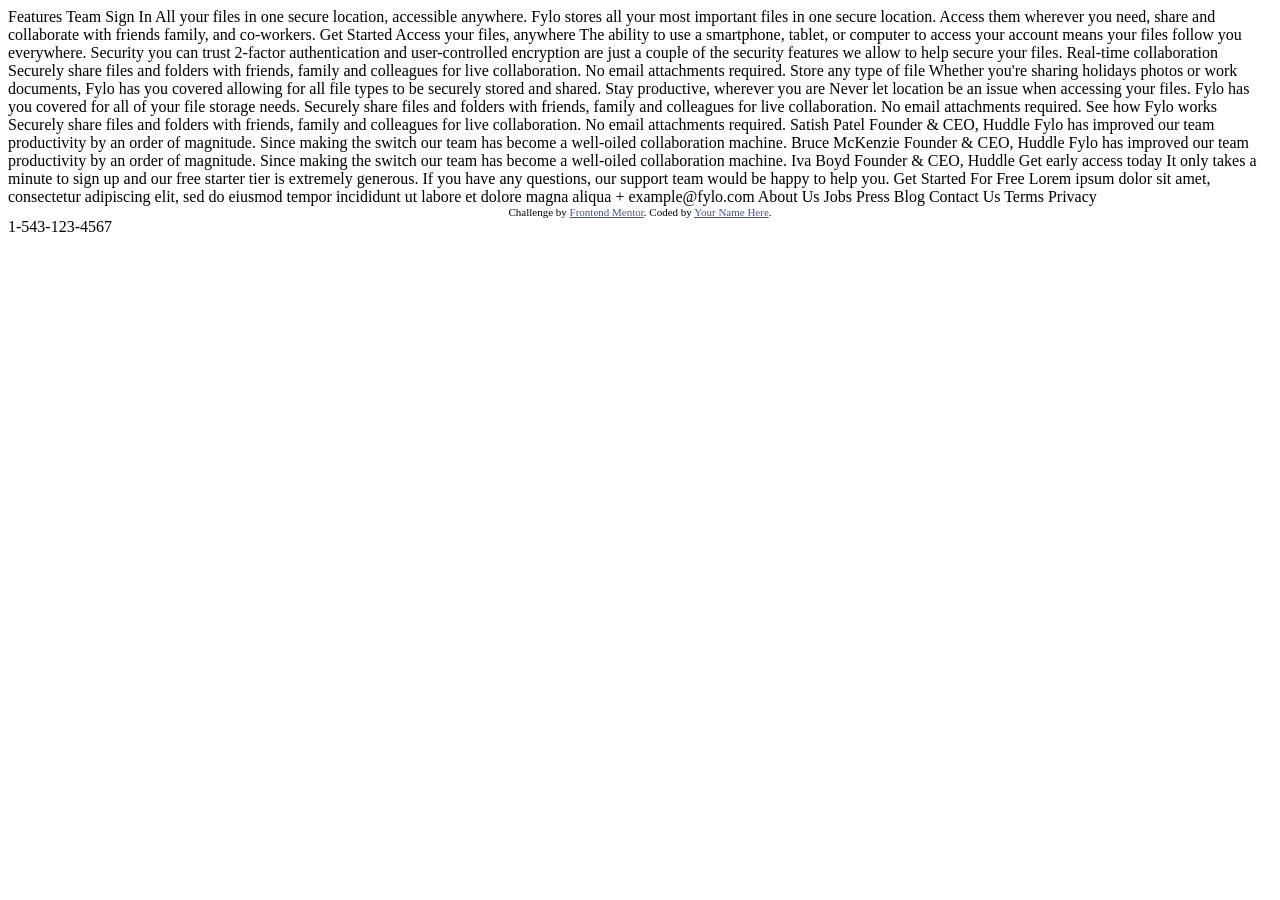
<file: fylo-dark-theme-landing-page-master/index.html>
<!DOCTYPE html>
<html lang="en">
<head>
  <meta charset="UTF-8">
  <meta name="viewport" content="width=device-width, initial-scale=1.0"> <!-- displays site properly based on user's device -->

  <link rel="icon" type="image/png" sizes="32x32" href="./images/favicon-32x32.png">
  
  <title>Frontend Mentor | Fylo landing page with dark theme and features grid</title>

  <!-- Feel free to remove these styles or customise in your own stylesheet 👍 -->
  <style>
    .attribution { font-size: 0.6875rem; text-align: center; }
    .attribution a { color: hsl(228, 45%, 44%); }
  </style>
</head>
<body>
  Features
  Team
  Sign In

  All your files in one secure location, accessible anywhere.

  Fylo stores all your most important files in one secure location. Access them wherever 
  you need, share and collaborate with friends family, and co-workers.

  Get Started

  Access your files, anywhere

  The ability to use a smartphone, tablet, or computer to access your account means your 
  files follow you everywhere.

  Security you can trust

  2-factor authentication and user-controlled encryption are just a couple of the security 
  features we allow to help secure your files.

  Real-time collaboration

  Securely share files and folders with friends, family and colleagues for live collaboration. 
  No email attachments required.

  Store any type of file

  Whether you're sharing holidays photos or work documents, Fylo has you covered allowing for all 
  file types to be securely stored and shared.

  Stay productive, wherever you are

  Never let location be an issue when accessing your files. Fylo has you covered for all of your file 
  storage needs.

  Securely share files and folders with friends, family and colleagues for live collaboration. No email 
  attachments required.

  See how Fylo works Securely share files and folders with friends, family and colleagues for live collaboration. No email 
  attachments required.


  Satish Patel
  Founder & CEO, Huddle

  Fylo has improved our team productivity by an order of magnitude. Since making the switch our team has 
  become a well-oiled collaboration machine.

  Bruce McKenzie
  Founder & CEO, Huddle

  Fylo has improved our team productivity by an order of magnitude. Since making the switch our team has 
  become a well-oiled collaboration machine.

  Iva Boyd
  Founder & CEO, Huddle

  Get early access today

  It only takes a minute to sign up and our free starter tier is extremely generous. If you have any 
  questions, our support team would be happy to help you.

  Get Started For Free

  Lorem ipsum dolor sit amet, consectetur adipiscing elit, sed do eiusmod tempor incididunt ut labore et 
  dolore magna aliqua

  +
  example@fylo.com

  About Us
  Jobs
  Press
  Blog

  Contact Us
  Terms
  Privacy

      <footer class="attribution">
      Challenge by <a href="https://www.frontendmentor.io?ref=challenge">Frontend Mentor</a>. 
      Coded by <a href="#">Your Name Here</a>.
    </footer>
</body>
</html>1-543-123-4567
</file>
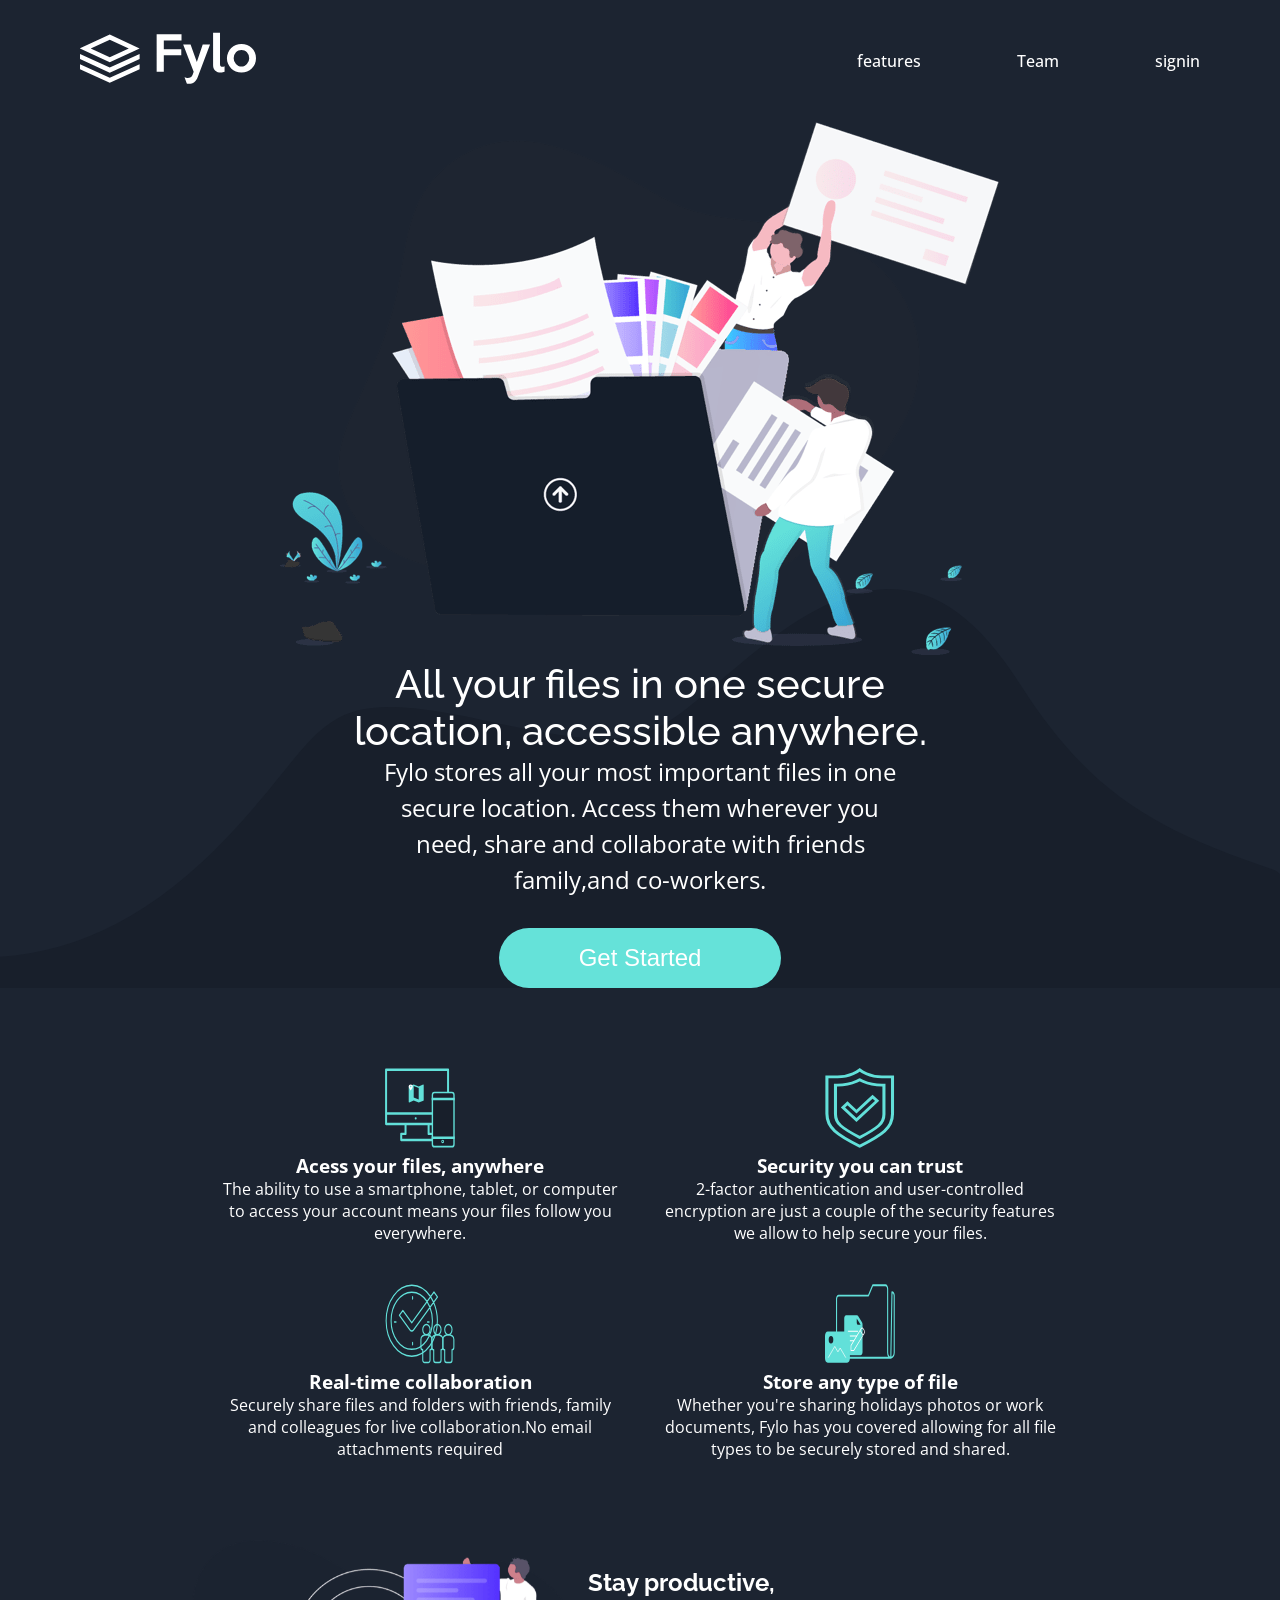
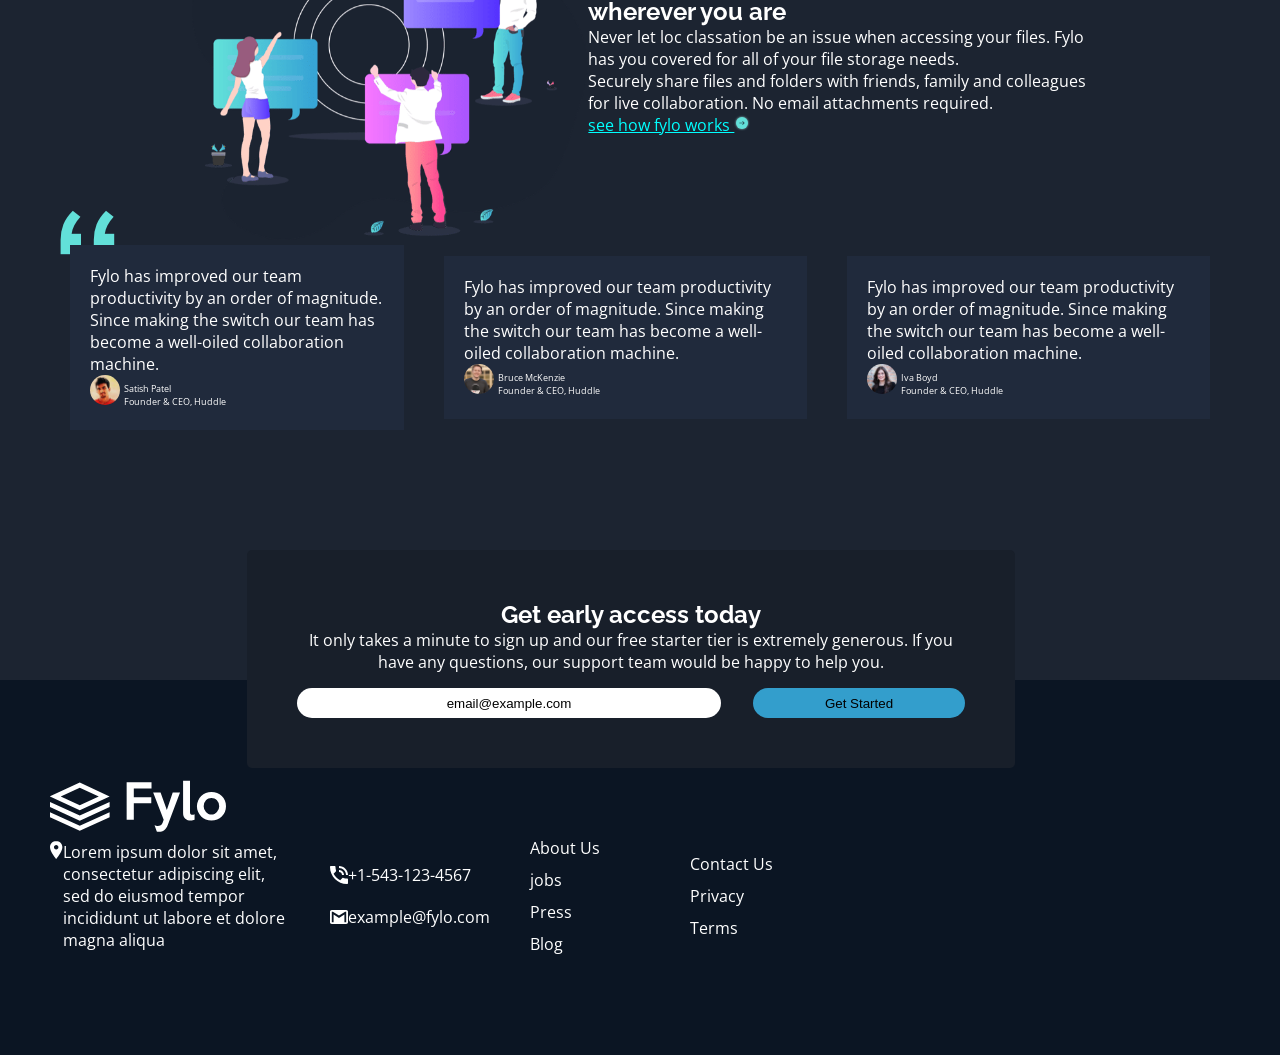
<file: starter/index.html>
<!DOCTYPE html>
<html lang="en">
<head>
    <meta charset="UTF-8">
    <meta name="viewport" content="width=device-width, initial-scale=1.0">
    <link rel="preconnect" href="https://fonts.googleapis.com">
    <link rel="preconnect" href="https://fonts.gstatic.com" crossorigin>
    <link href="https://fonts.googleapis.com/css2?family=Open+Sans:ital,wght@0,300..800;1,300..800&display=swap" rel="stylesheet">
    <link rel="preconnect" href="https://fonts.googleapis.com">
    <link rel="preconnect" href="https://fonts.gstatic.com" crossorigin>
    <link href="https://fonts.googleapis.com/css2?family=Open+Sans:ital,wght@0,300..800;1,300..800&family=Raleway:ital,wght@0,100..900;1,100..900&display=swap" rel="stylesheet">
    <link  href="style.css" rel="stylesheet">
    <title>Document</title>
</head>
<body>
<main>
    <header>
        <div>
             <img src="../starter/images/logo.svg" alt="">
        </div>
        <div>
            <nav>
            <ul>
                <li><a href="#">features</a></li>
                <li><a href="#">Team</a></li>
                <li><a href="#">signin</a></li> 
            </ul>
            </nav>
        </div>
    </header>
    <Section class="hero">
        <img src="../starter/images/illustration-intro.png">
        <h2>  All your files in one secure location, accessible anywhere.</h2>
        <p>
            Fylo stores all your most important files in one secure location.
            Access them wherever you need, share and collaborate with friends family,and co-workers.</p>
          <button class="hero-button">Get Started</button>
    </Section>
    <Section class="features">
        <div>
            <img src="../starter/images/icon-access-anywhere.svg">
            <h3>Acess your files, anywhere</h3>
            <p> The ability to use a smartphone, tablet, or computer
                 to access your account means your files follow you everywhere.</p>
        </div>
        <div class="security">
            <img class="security-img" src="../starter/images/icon-security.svg">
            <h3>Security you can trust</h3>
            <p> 2-factor authentication and user-controlled encryption are just a couple of the security features we allow to help secure your files.</p>
        </div>
         <div>
            <img src="../starter/images/icon-collaboration.svg">
            <h3>  Real-time collaboration</h3>
            <p> Securely share files and folders with friends, family and colleagues for live collaboration.No email attachments required</p>
         </div>
         <div>
            <img src="../starter/images/icon-any-file.svg">
            <h3>Store any type of file</h3>
            <p> Whether you're sharing holidays photos or work documents, Fylo has you covered allowing for all file types to be securely stored and shared.</p>
         </div>
        <!-- </div> -->
    </Section>
    <Section class="illustration">
        <div >
            <img class="collaboration" src="../starter/images/illustration-stay-productive.png">
        </div>
        <div class="content">
            <h2>Stay productive, wherever you are</h2>
            <p> Never let loc classation be an issue when accessing your files. Fylo has you covered for all of your file storage needs.
            <p>Securely share files and folders with friends, family and colleagues for live collaboration. No email attachments required.</p>
            <a href="#"><u>see how fylo works <img class="favicon" src="../starter/images/icon-arrow.svg" alt=""></u> </a>
        </div>
    </Section>

    <Section class="profile">
            <img class="quote" src="../starter/images/bg-quotes.png">
        <div class="review">
        <div class="profile-control">
         <div class="customer-review left-author">
                <div left-paragraph>
                 <p> Fylo has improved our team productivity by an order of magnitude. Since making the switch our team has become a well-oiled collaboration machine.</p>
                </div>

            <div class="profile-img">
                <img class="first-author" src="../starter/images/profile-1.jpg">
             </div>
                <div class="author-name">
                    <p>Satish Patel </p>
                 <div class="author-title">
                     <p class="Founder">Founder & CEO, Huddle</p>
                 </div>
            </div>
            </div>
            
        </div>

     <div class="customer-review middle-author">
            <p> Fylo has improved our team productivity by an order of magnitude. Since making the switch our team has become a well-oiled collaboration machine.</p>
             <div class="middle-profile">   
                     <img src="../starter/images/profile-2.jpg">
            </div>
        <div class="author-middle">
            <div>
                 <p>Bruce McKenzie</p>
            </div>
            <div>
                 <p>  Founder & CEO, Huddle</p>
             </div>
         </div>
    </div>

        <div class="customer-review right-profile">
            <p> Fylo has improved our team productivity by an order of magnitude. Since making the switch our team has become a well-oiled collaboration machine.</p>
            <div class="right-img">
                <img src="../starter/images/profile-3.jpg"> 
             </div>
        
            <div class="right-author">
                <div>
                    <p>  Iva Boyd </p>
                </div>
                <div>
                    <p>Founder & CEO, Huddle</p>
                </div>
            </div>
         </div>
        </div>

    </Section>
    <Section class="procedure">
        <div class="procedure-details">
             <h2>  Get early access today</h2>
            <p> It only takes a minute to sign up and our free starter tier is extremely generous.
                 If you have any questions, our support team would be happy to help you.</p>
           <div class="button-box">
             <button class="email-button">email@example.com</button>
              <button class="getstarted-button">Get Started</button>
           </div>
        </div>
    </Section>
    <footer>
        <div>
             <div class="footer-logo">
                 <div>
                  <img  src="../starter/images/logo.svg">
                </div>
        <div class="footer-address">
            <div class="location ">
                     <img class="location-img" src="../starter/images/icon-location.svg">
                 <p class="italic"> Lorem ipsum dolor sit amet, consectetur adipiscing elit, sed do eiusmod tempor incididunt ut labore et  dolore magna aliqua</p>
            </div>
        
            <div class="footer-icon">
               <div class="footer-phone">
                 <img class="footer-img" src="../starter/images/icon-phone.svg">
                 <p>+1-543-123-4567</p>
                </div>
                <div class="footer-mail">
                <img class="footer-img" src="../starter/images/icon-email.svg">

                <a class="footer-link" href="#mailto:">example@fylo.com</a>
               </div>

            </div>
                 <div class="footer-details">
    
                     <a  cl href="#">About Us</a>
                     <a href="#">jobs</a>
                     <a href="#">Press</a>
                     <a href="#">Blog</a>
                </div>
                 <div class="footer-contact">
                     <a href="#">Contact Us </a>
                    <a href="#">Privacy</a>
                    <a href="#">Terms</a>
                 </div>
                <div>
                    
                </div>
        </div>
    </footer>
</main>
</body>
</html>
</file>
<file: starter/style.css>
*{
    padding:0;
    margin: 0;
    box-sizing: border-box;
 } 
  
  body{
   background-color: hsl(217, 28%, 15%);
   width:100%;
   font-family: "Open Sans", sans-serif;

}

  
  
  header{
    display:flex;
    justify-content:space-between;
    padding:2rem 5rem;
    align-items: center;
    
}  
nav ul{
    display: flex;
    flex-direction: row;
    gap:6rem;
    list-style-type: none;
} 
nav ul li a{
    text-decoration: none;
    color: #ffffff;
    font-weight: 500;
    font: size 24px;;
}
.hero{
    text-align: center;
    background-image:url(../starter/images/bg-curvy-desktop.svg);
    background-size:contain;
    background-repeat:no-repeat;
    background-position: bottom;
}
.hero h2,.hero p{
    color: #ffffff;
}
.hero h2{
    font-size:40px;
    font-weight: 500;
    padding:0px 330px;
    font-family: "Raleway", sans-serif;
    
}
.hero p{
    font-size:24px;
    line-height: 1.5;
    margin-bottom:30px;
    padding:0px 380px;
}
.hero button{
    background: hsl(176, 68%, 64%);
    color: #ffffff;
    border:none;
    padding:1rem 5rem;
    border-radius:2rem;
    font-size:24px;
    font-weight:450;
}
.features{
    background-color: hsl(217, 28%, 15%);
    padding:5rem 10rem;
    display: flex;
    flex-wrap: wrap;
    gap:40px;
    justify-content: center;
}
.features div{
    text-align:center;
    width:400px;
    color: #ffffff;
    vertical-align: top;
}

 .features div img{
    width: 70px;
    height:80px;
 }
.illustration a{
     color: aqua;
    
}
.illustration{
    display:flex;
    justify-content:center;
    align-items: center;

}
.collaboration{
    height:300px;
}
.illustration h2, p{
    color: #ffffff;
   
}
.content{
    vertical-align:bottom;
    width:500px;
    height:250px;
}
.content h2{
    padding-right:300px;
    font-family: "Raleway", sans-serif;
}
 .profile{ 
   position: relative;
   padding:0 50px;
}
.profile-control{
    z-index:5;
}
.quote{
    position:absolute;
    top:-35px;
    left:60px;
}
.review{
    display:flex;
    align-items: center;
    gap:40px;
    padding: 0 20px;
    margin-bottom:250px;
}

.customer-review {
    background-color: hsl(219, 30%, 18%);
    padding:20px;
}

 .author-name{
     display:inline-block;
    font-size: xx-small;
 }
.profile-img{
    display: inline-block;
}

.profile-img img{
    width:30px;
    border-radius:20px;
}

.middle-profile{
    display: inline-block;/
}
.author-middle{
    display:inline-block;
    font-size: xx-small;
}

.middle-profile img{
    width:30px;
    border-radius:20px;
}    
.right-profile{
    display: inline-block;/
}
.right-img{
    display: inline-block;
}
.right-author{
    display:inline-block;
    font-size: xx-small;
}
.right-img img{
    width:30px;
    border-radius:20px;
}
.procedure{
    text-align: center;
    margin: 5 auto;
    width:350px;
    padding:50px;
    border-radius:5px;
    width:60%;
    background-color: hsl(218, 28%, 13%) ;
    position:absolute;
    right:265px;
    top:2150px;


}
.procedure-details h2{
    color: #ffffff;
    font-family: "Raleway", sans-serif;

}

 .button-box {
    display:flex;
    gap:2rem;
    margin-top:15px;

 }
.email-button{
    background-color:#ffffff;
    width:500px;
    border-radius:15px;
    border:none;
    height:30px;

}
.getstarted-button{
    background-color:hsl(198, 60%, 50%);
    width:250px;
    border:none;
    border-radius:20px;
    height:30px;
}
.location{
    display:flex;
    align-items:start;
    /* width:300px; */
    flex:2;
}
.footer-address{
    display:flex;
    align-items: center;
    flex:1;
    gap:40px;
    width:800px ;
}
.footer-icon{
  display:flex;
  flex:1;
  flex-direction:column;
  gap:20px;
}
.footer-mail{
    display:flex;
    flex:1;
    align-items: center;
}
.footer-phone{
    display:flex;
    flex:1;
    align-items: center;
}
.footer-img{
    width:18px;
    
}
.footer-link{
    text-decoration: none;
    color: #ffffff;
}
footer{
    padding:100px 50px;
    background-color:hsl(216, 53%, 9%);
    
}
.location-img{
    width:15px;
}
.footer-details{
  display: flex;
  flex-direction:column;
  flex:1;
  gap:10px;
}
.footer-contact{
    display:flex;
    flex-direction:column;
    flex:1;
    gap:10px;
}
a{
    color: #ffffff;
    text-decoration:none;
}
</file>
